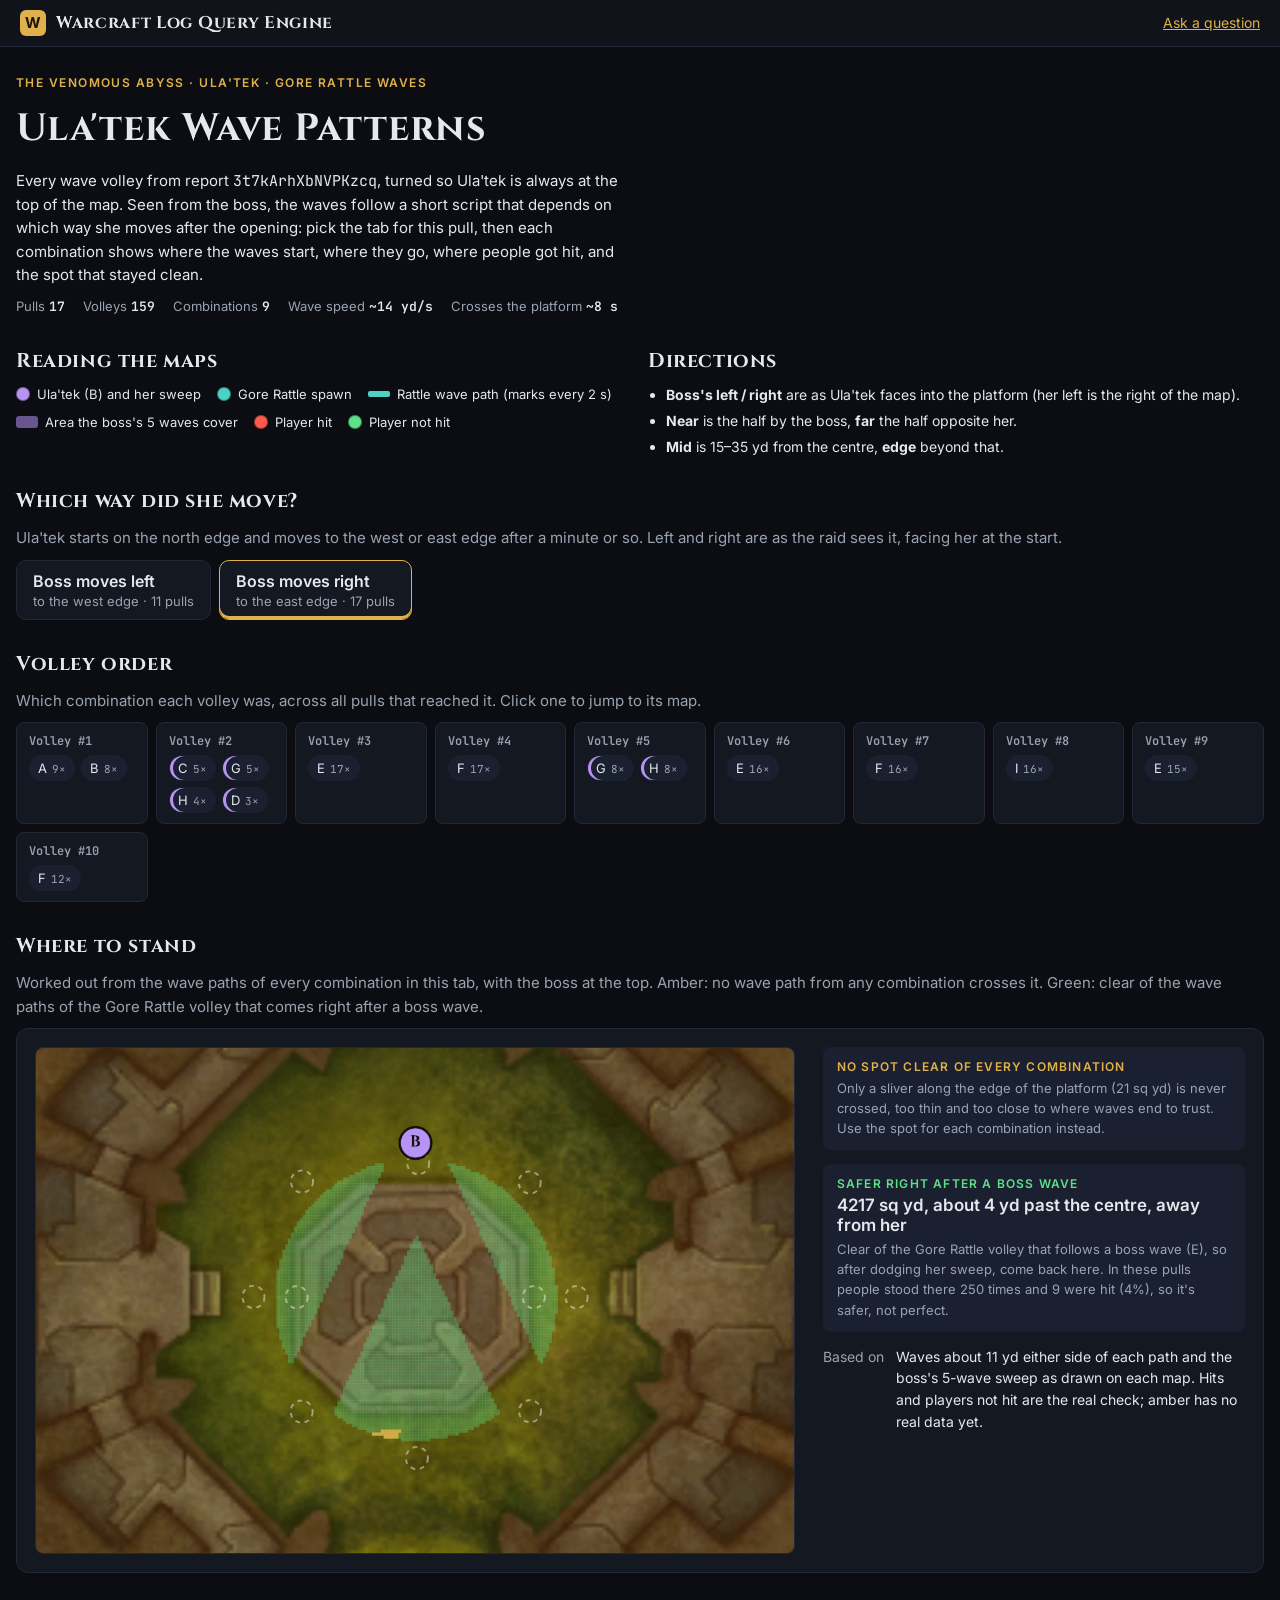
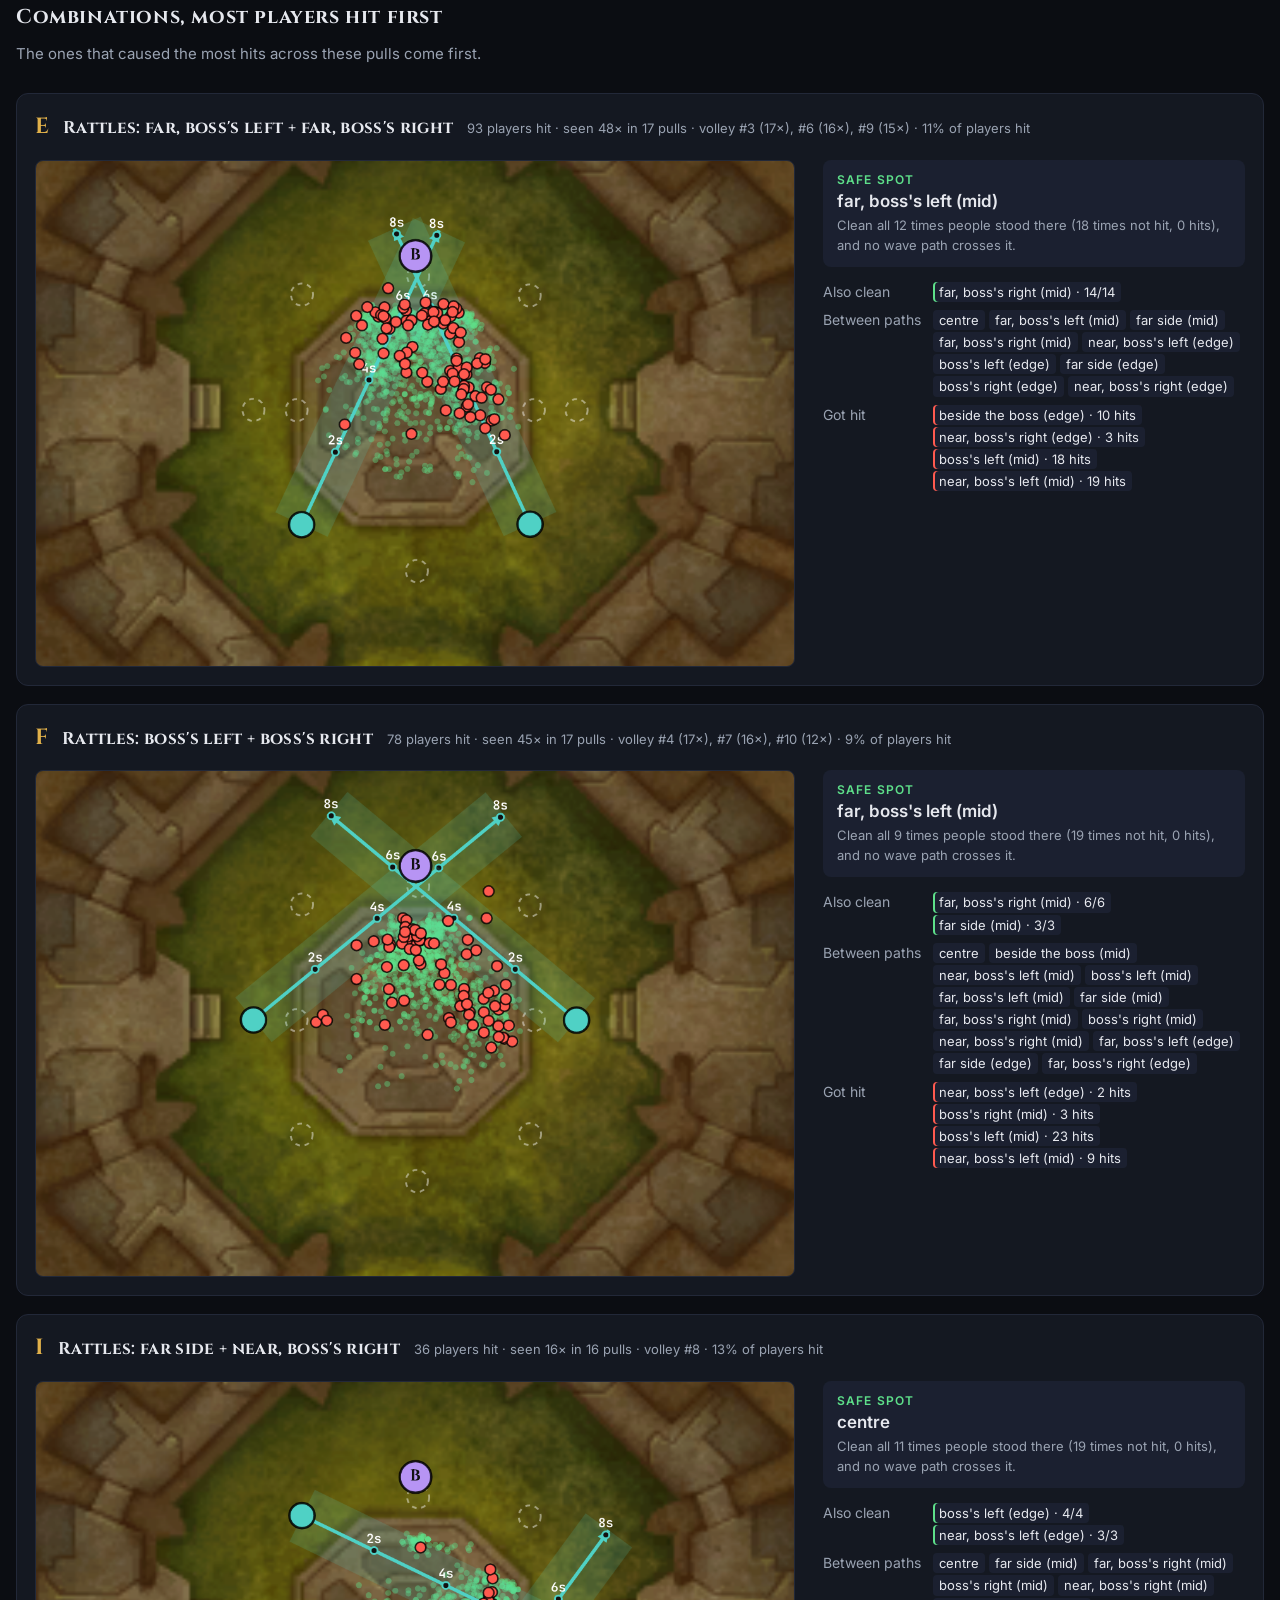
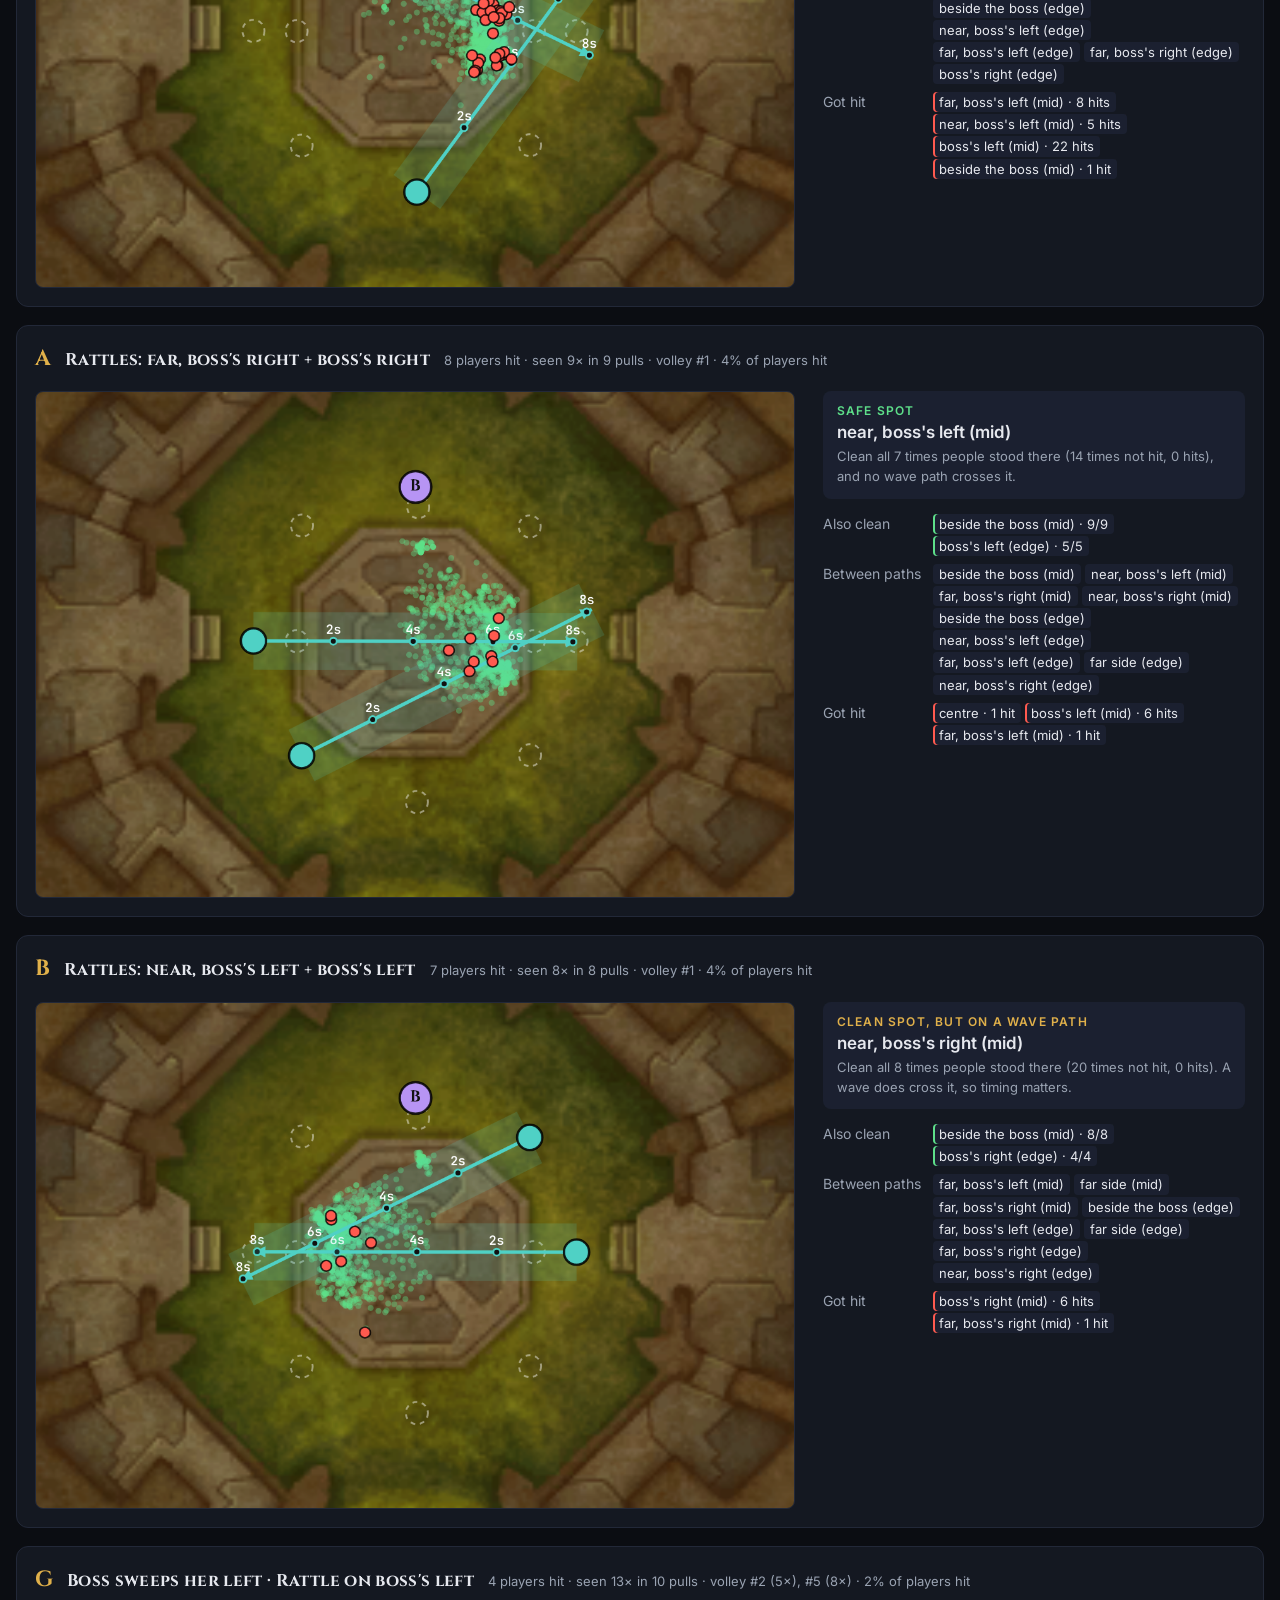
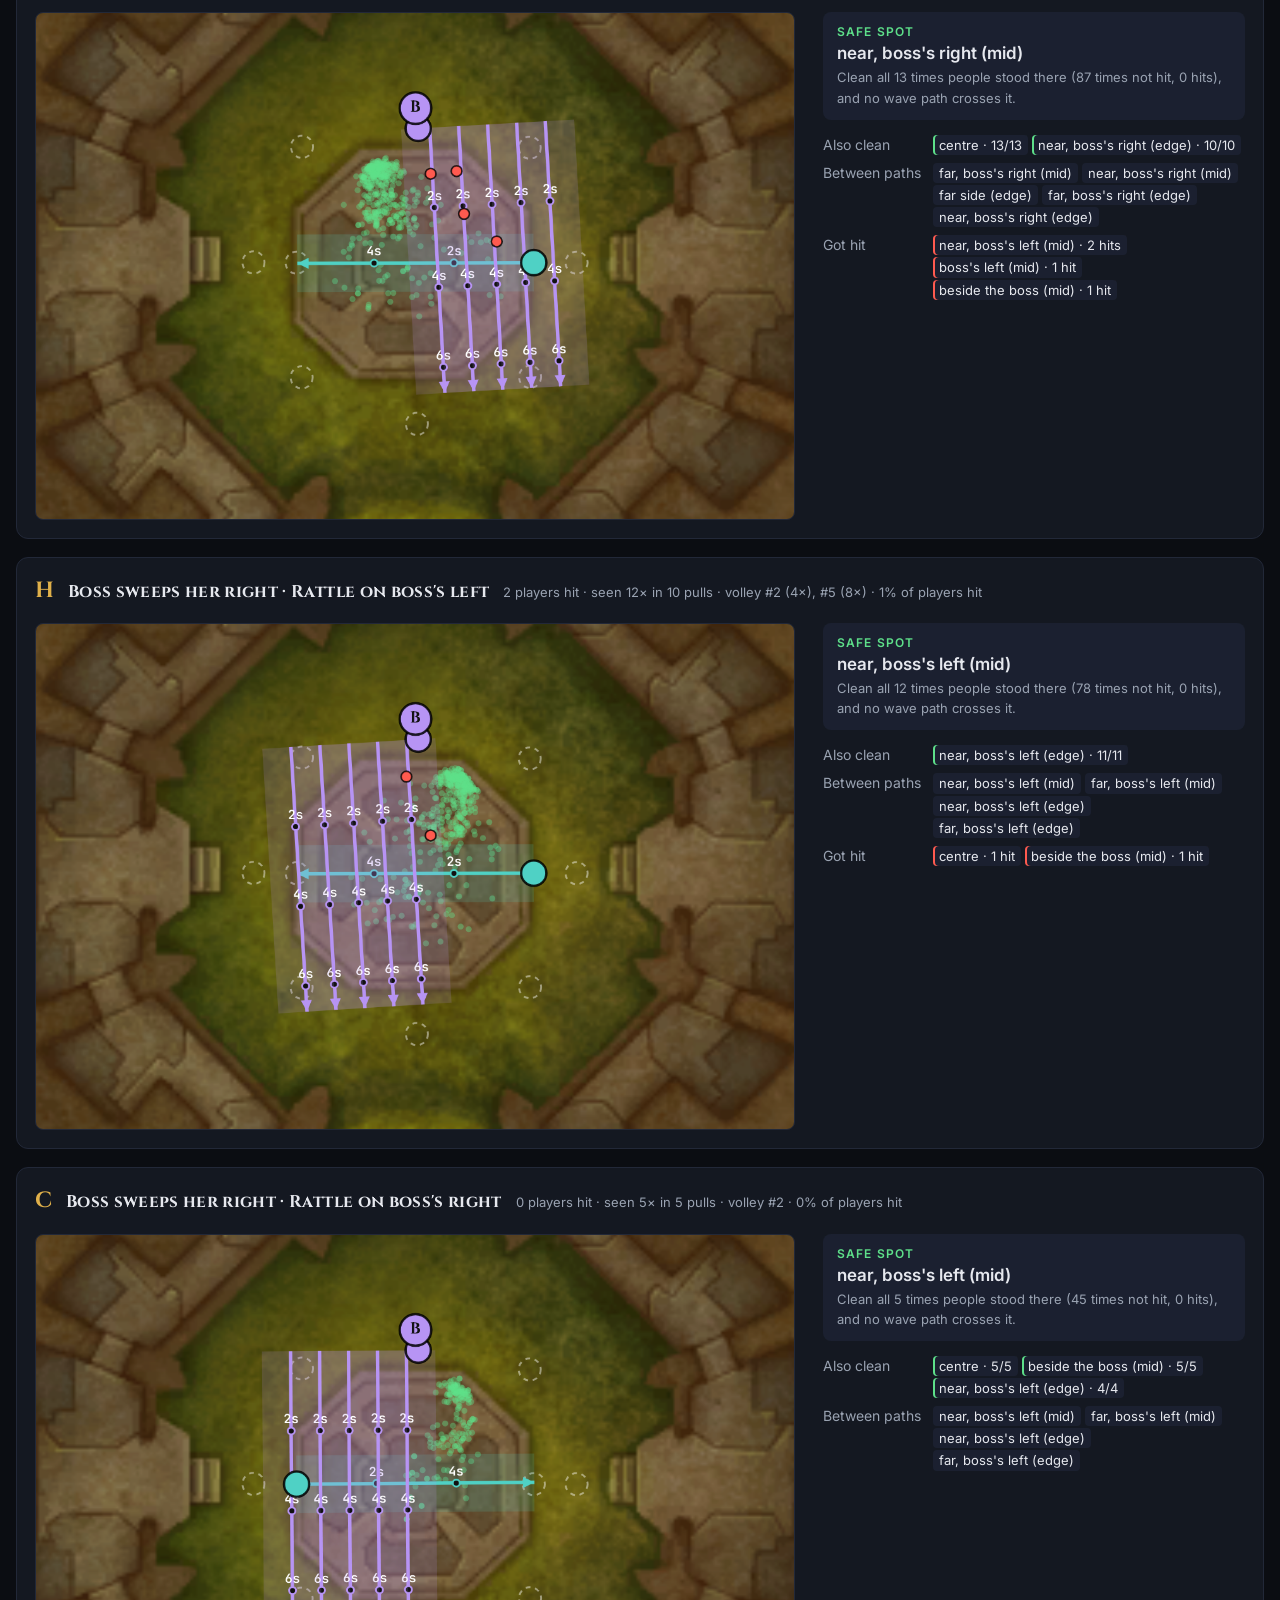
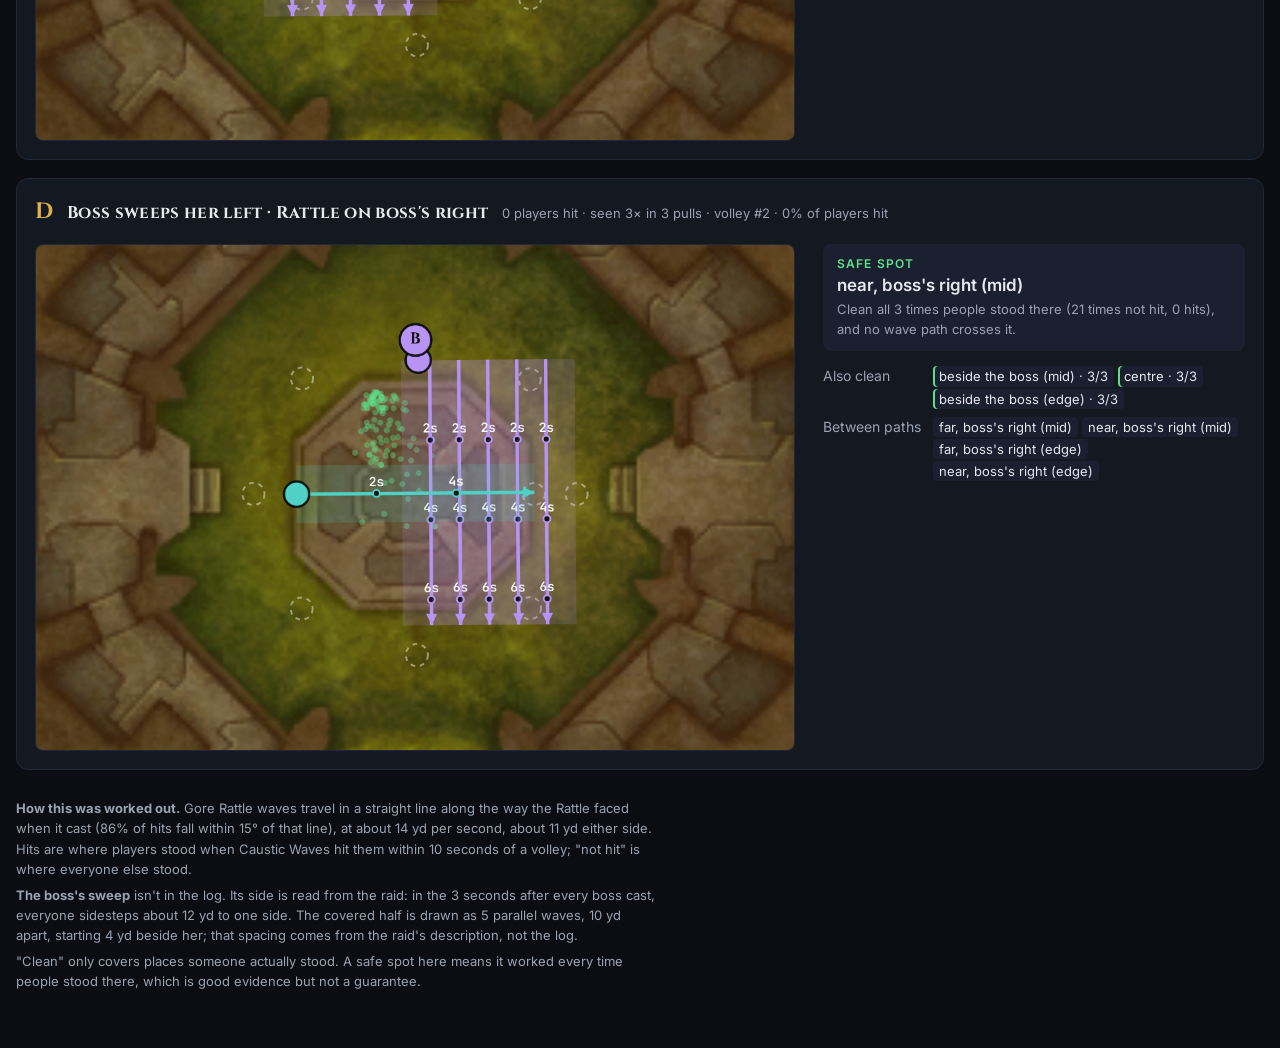
<file: web/guides/ula-tek-waves.html>
<!doctype html>
<html lang="en">
<head>
  <meta charset="utf-8">
  <meta name="viewport" content="width=device-width, initial-scale=1, viewport-fit=cover">
  <title>Ula'tek Wave Patterns · Warcraft Log Query Engine</title>
  <meta name="description" content="Every Gore Rattle and boss wave combination on Ula'tek, drawn relative to the boss with the safe spot for each.">
  <link rel="preconnect" href="https://fonts.googleapis.com">
  <link rel="preconnect" href="https://fonts.gstatic.com" crossorigin>
  <link href="https://fonts.googleapis.com/css2?family=Cinzel:wght@600;700&family=Inter:wght@400;600;700&family=JetBrains+Mono:wght@500&display=swap" rel="stylesheet">
  <style>
/* Layout: a raid reference sheet. Header with the fight's facts, the volley sequence as a strip,
   then one card per wave combination (map left, call-outs right), stacking on phones. */
:root {
  /* The site's own dark palette (see ../styles.css), plus colours for the map layers. */
  --bg: #0b0d12; --surface: #141821; --surface-2: #1b2030; --line: #222838; --panel: #10131a;
  --text: #e6e8ee; --muted: #9aa3b2; --accent: #e0b04a; --accent-text: #1a1407;
  --teal: #4fd1c5; --boss: #b794f4; --hit: #ff5a4f; --safe: #5ee08a; --chip: #1b2030;
  --font-display: "Cinzel", Georgia, serif;
  --font-body: "Inter", system-ui, sans-serif;
  --font-data: "JetBrains Mono", ui-monospace, Consolas, monospace;
  color-scheme: dark;
}

* { box-sizing: border-box; }
[hidden] { display: none !important; }
body { margin: 0; background: var(--bg); color: var(--text); font: 400 15px/1.55 var(--font-body); }
a { color: var(--accent); }
.topbar {
  position: sticky; top: 0; z-index: 10; display: flex; align-items: center; justify-content: space-between; gap: 12px;
  padding: 10px max(20px, env(safe-area-inset-right, 0px)) 10px max(20px, env(safe-area-inset-left, 0px));
  background: var(--panel); border-bottom: 1px solid var(--line);
}
.brand { display: flex; align-items: center; gap: 10px; min-width: 0; color: var(--text); text-decoration: none; }
.brand-mark { width: 26px; height: 26px; border-radius: 6px; flex: none; display: grid; place-items: center; background: var(--accent); color: var(--accent-text); font-weight: 700; }
.brand span:last-child { font: 700 17px/1.1 var(--font-display); letter-spacing: 0.04em; white-space: nowrap; overflow: hidden; text-overflow: ellipsis; }
.back { font-size: 14px; white-space: nowrap; }
main {
  padding-left: max(16px, env(safe-area-inset-left, 0px)); padding-right: max(16px, env(safe-area-inset-right, 0px));
  padding-block: 28px 56px;
}
@media (max-width: 640px) { .brand span:last-child { font-size: 14px; } }
.wrap { max-width: 1600px; margin: 0 auto; display: flex; flex-direction: column; gap: 28px; }
h1, h2, h3 { font-family: var(--font-display); text-wrap: balance; margin: 0; }
h1 { font-size: clamp(26px, 4vw, 38px); letter-spacing: 0.02em; }
h2 { font-size: 20px; letter-spacing: 0.03em; }
h3 { font-size: 17px; letter-spacing: 0.02em; }
p { margin: 0; }
.muted { color: var(--muted); }
.eyebrow { font: 600 12px var(--font-body); text-transform: uppercase; letter-spacing: 0.12em; color: var(--accent); }
.num { font-family: var(--font-data); font-variant-numeric: tabular-nums; }

.wrap > header { display: flex; flex-direction: column; gap: 10px; }
.wrap > header .lede { max-width: 68ch; color: var(--text); }
.facts { display: flex; flex-wrap: wrap; gap: 8px 18px; font-size: 13px; color: var(--muted); }
.facts b { color: var(--text); font-weight: 600; }

.howto { display: grid; grid-template-columns: repeat(auto-fit, minmax(260px, 1fr)); gap: 16px; }
.howto section { display: flex; flex-direction: column; gap: 8px; min-width: 0; }
.legend { display: flex; flex-wrap: wrap; gap: 8px 16px; font-size: 13px; }
.key { display: inline-flex; align-items: center; gap: 7px; }
.swatch { width: 14px; height: 14px; border-radius: 50%; flex: none; border: 1px solid rgba(0,0,0,.35); }
.swatch.lane { border-radius: 2px; height: 6px; width: 22px; border: 0; }
.swatch.band { border-radius: 3px; height: 12px; width: 22px; opacity: .55; border: 0; }
.howto ul { margin: 0; padding-left: 18px; display: flex; flex-direction: column; gap: 4px; font-size: 14px; }

.sequence { display: flex; flex-direction: column; gap: 10px; }
.strip { display: grid; grid-template-columns: repeat(auto-fit, minmax(118px, 1fr)); gap: 8px; }
.step { background: var(--surface); border: 1px solid var(--line); border-radius: 8px; padding: 10px 12px; display: flex; flex-direction: column; gap: 6px; min-width: 0; }
.step .n { font: 600 12px var(--font-data); color: var(--muted); }
.step .opts { display: flex; flex-wrap: wrap; gap: 6px; }
.chip {
  display: inline-flex; align-items: baseline; gap: 5px; padding: 2px 8px; border-radius: 999px;
  background: var(--chip); color: var(--text); font-size: 13px; text-decoration: none; border: 1px solid transparent;
}
.chip:hover, .chip:focus-visible { border-color: var(--accent); outline: none; }
.chip small { color: var(--muted); font-family: var(--font-data); font-size: 11px; }
.chip.boss { box-shadow: inset 3px 0 0 var(--boss); }

.cards { display: flex; flex-direction: column; gap: 18px; }
.card {
  display: grid; grid-template-columns: minmax(0, 1.8fr) minmax(300px, 1fr); gap: 18px 28px;
  background: var(--surface); border: 1px solid var(--line); border-radius: 12px; padding: 18px;
  scroll-margin-top: 16px;
}
@media (max-width: 900px) { .card { grid-template-columns: minmax(0, 1fr); } }
.tabs { display: flex; flex-wrap: wrap; gap: 8px; }
.tab {
  display: flex; flex-direction: column; gap: 2px; padding: 10px 16px; min-width: 0;
  background: var(--surface); color: var(--text); border: 1px solid var(--line); border-radius: 10px;
  font: 600 16px var(--font-body); text-align: left; cursor: pointer;
}
.tab small { font: 400 13px var(--font-body); color: var(--muted); }
.tab:hover, .tab:focus-visible { border-color: var(--accent); outline: none; }
.tab[aria-selected="true"] { border-color: var(--accent); box-shadow: inset 0 -3px 0 var(--accent); }
.pick { display: flex; flex-direction: column; gap: 10px; }
.card .head { grid-column: 1 / -1; display: flex; flex-wrap: wrap; align-items: baseline; gap: 6px 14px; }
.card .letter { font: 700 22px var(--font-display); color: var(--accent); }
.card .meta { font-size: 13px; color: var(--muted); }
.map { width: 100%; height: auto; border-radius: 8px; border: 1px solid var(--line); background: var(--surface-2); display: block; }
.calls { display: flex; flex-direction: column; gap: 14px; min-width: 0; }
.verdict { border-radius: 8px; padding: 12px 14px; background: var(--surface-2); display: flex; flex-direction: column; gap: 4px; }
.verdict .label { font: 600 12px var(--font-body); text-transform: uppercase; letter-spacing: 0.1em; }
.verdict.good .label { color: var(--safe); }
.verdict.weak .label { color: var(--accent); }
.verdict .spot { font: 600 17px var(--font-body); }
.verdict .why { font-size: 13px; color: var(--muted); }
.calls dl { margin: 0; display: grid; grid-template-columns: max-content minmax(0, 1fr); gap: 6px 12px; font-size: 14px; }
.calls dt { color: var(--muted); }
.calls dd { margin: 0; min-width: 0; }
.tag { display: inline-block; padding: 0 6px; margin: 1px 4px 1px 0; border-radius: 4px; background: var(--chip); font-size: 13px; }
.tag.hit { box-shadow: inset 2px 0 0 var(--hit); }
.tag.ok { box-shadow: inset 2px 0 0 var(--safe); }
footer { font-size: 13px; color: var(--muted); display: flex; flex-direction: column; gap: 6px; max-width: 80ch; }
@media (prefers-reduced-motion: no-preference) { .card:target { animation: flash 1.2s ease-out; } }
@keyframes flash { from { box-shadow: 0 0 0 3px var(--accent); } to { box-shadow: 0 0 0 0 transparent; } }
</style>
</head>
<body>
<header class="topbar">
  <a class="brand" href="../"><span class="brand-mark" aria-hidden="true">W</span><span>Warcraft Log Query Engine</span></a>
  <a class="back" href="../">Ask a question</a>
</header>
<main>
<div class="wrap">
  <header>
    <span class="eyebrow">The Venomous Abyss · Ula'tek · Gore Rattle waves</span>
    <h1>Ula'tek Wave Patterns</h1>
    <p class="lede">Every wave volley from report <span class="num">3t7kArhXbNVPKzcq</span>, turned so Ula'tek is always at the top of the map. Seen from the boss, the waves follow a short script that depends on which way she moves after the opening: pick the tab for this pull, then each combination shows where the waves start, where they go, where people got hit, and the spot that stayed clean.</p>
    <div class="facts" id="facts"></div>
  </header>

  <div class="howto">
    <section>
      <h2>Reading the maps</h2>
      <div class="legend" id="legend"></div>
    </section>
    <section>
      <h2>Directions</h2>
      <ul>
        <li><b>Boss's left / right</b> are as Ula'tek faces into the platform (her left is the right of the map).</li>
        <li><b>Near</b> is the half by the boss, <b>far</b> the half opposite her.</li>
        <li><b>Mid</b> is 15–35 yd from the centre, <b>edge</b> beyond that.</li>
      </ul>
    </section>
  </div>

  <section class="pick">
    <h2>Which way did she move?</h2>
    <p class="muted">Ula'tek starts on the north edge and moves to the west or east edge after a minute or so. Left and right are as the raid sees it, facing her at the start.</p>
    <div class="tabs" role="tablist" id="tabs"></div>
  </section>

  <section class="sequence">
    <h2>Volley order</h2>
    <p class="muted">Which combination each volley was, across all pulls that reached it. Click one to jump to its map.</p>
    <div class="strip" id="strip"></div>
  </section>

  <section class="sequence">
    <h2>Where to stand</h2>
    <p class="muted">Worked out from the wave paths of every combination in this tab, with the boss at the top. Amber: no wave path from any combination crosses it. Green: clear of the wave paths of the Gore Rattle volley that comes right after a boss wave.</p>
    <article class="card" id="stand"></article>
  </section>

  <section class="sequence">
    <h2>Combinations, most players hit first</h2>
    <p class="muted">The ones that caused the most hits across these pulls come first.</p>
  </section>
  <section class="cards" id="cards"></section>

  <footer>
    <p><b>How this was worked out.</b> Gore Rattle waves travel in a straight line along the way the Rattle faced when it cast (86% of hits fall within 15° of that line), at about 14 yd per second, about 11 yd either side. Hits are where players stood when Caustic Waves hit them within 10 seconds of a volley; "not hit" is where everyone else stood.</p>
    <p><b>The boss's sweep</b> isn't in the log. Its side is read from the raid: in the 3 seconds after every boss cast, everyone sidesteps about 12 yd to one side. The covered half is drawn as 5 parallel waves, 10 yd apart, starting 4 yd beside her; that spacing comes from the raid's description, not the log.</p>
    <p>"Clean" only covers places someone actually stood. A safe spot here means it worked every time people stood there, which is good evidence but not a guarantee.</p>
  </footer>
</div>
</main>

<script src="ula-tek-waves.data.js"></script>
<script>
// Exported once from the report (see README: Guides); the fight doesn't change between weeks.
// Two scripts: one for pulls where she moved left (west), one for right (east).
const SIDES = [
  { key: "left", label: "Boss moves left", where: "to the west edge" },
  { key: "right", label: "Boss moves right", where: "to the east edge" },
];
let DATA, spots, centre;
const MAP_IMAGE = "../maps/2610.png";
// The map image spans 1162.5 yd across (UiMapAssignment bounds for map 2610), for measuring areas in yards.
const MAP_YARDS_WIDE = 1162.5;

const css = (name) => getComputedStyle(document.documentElement).getPropertyValue(name).trim();
const el = (tag, cls, text) => { const n = document.createElement(tag); if (cls) n.className = cls; if (text != null) n.textContent = text; return n; };

// ---- Directions from the boss's point of view (maps have the boss at the top) ----
const COMPASS = {
  "north": "beside the boss", "north-east": "near, boss's left", "east": "boss's left", "south-east": "far, boss's left",
  "south": "far side", "south-west": "far, boss's right", "west": "boss's right", "north-west": "near, boss's right",
};
function zoneName(z) {
  z = z.trim();
  if (z === "centre") return "centre";
  const m = z.match(/^([a-z-]+?)(, mid| edge)$/);
  if (!m) return z;
  return `${COMPASS[m[1]] || m[1]} (${m[2] === " edge" ? "edge" : "mid"})`;
}
const bearingName = (deg) => ["beside the boss", "near, boss's left", "boss's left", "far, boss's left", "far side", "far, boss's right", "boss's right", "near, boss's right"][Math.round(deg / 45) % 8];

// ---- Parse each pattern's notes ----
function parse(panel) {
  const lines = (panel.notes || "").split("\n").map((l) => l.trim());
  const get = (prefix) => (lines.find((l) => l.startsWith(prefix)) || "").slice(prefix.length).trim();
  const head = lines[0] || "";
  const seen = head.match(/seen (\d+)× in (\d+) pulls/);
  const volleys = [...(head.match(/volley number (.*)$/)?.[1] || "").matchAll(/#(\d+) ×(\d+)/g)].map((m) => ({ n: +m[1], count: +m[2] }));
  const between = get("between the lanes").replace(/^\([^)]*\):\s*/, "");
  const outcome = get("outcome:");
  const hits = +(outcome.match(/^(\d+) hits/)?.[1] || 0);
  const listOf = (s) => s && s !== "nowhere" && !s.startsWith("none") ? s.split(/;\s*/) : [];
  const safe = listOf(get("safe-looking areas:")).map((s) => {
    const m = s.match(/^(.*?) \(players there in (\d+) of (\d+), clean (\d+)×, (\d+) hits \/ (\d+) not hit\)/);
    return m ? { zone: m[1], present: +m[2], of: +m[3], clean: +m[4], hits: +m[5], notHit: +m[6] } : null;
  }).filter(Boolean);
  const risky = listOf(get("most-hit areas:")).map((s) => {
    const m = s.match(/^(.*?) \((\d+) hits \/ (\d+) not hit\)/);
    return m ? { zone: m[1], hits: +m[2], notHit: +m[3] } : null;
  }).filter(Boolean);
  const gaps = between ? splitZones(between) : [];
  const rate = outcome.match(/\((\d+)% hit\)/)?.[1];
  return { seen: seen ? { times: +seen[1], pulls: +seen[2] } : null, volleys, gaps, safe, risky, rate: rate ? +rate : null, hits };
}
// "south-west, mid, north-west, mid, south edge" -> ["south-west, mid", "north-west, mid", "south edge"]
function splitZones(s) {
  const parts = s.split(", "), out = [];
  for (let i = 0; i < parts.length; i++) {
    if (parts[i + 1] === "mid") { out.push(parts[i] + ", mid"); i++; } else out.push(parts[i]);
  }
  return out;
}

// ---- Who fired: names for each combination ----
const bearingOf = (p) => (Math.atan2(p.u - centre.u, -(p.v - centre.v)) * 180 / Math.PI + 360) % 360;
function describe(panel) {
  const fired = panel.points.filter((p) => p.label && p.label !== "B");
  const boss = fired.find((p) => /Ula'tek/.test(p.group));
  const rattles = fired.filter((p) => !/Ula'tek/.test(p.group)).map((p) => bearingName(bearingOf(p)));
  if (boss) {
    const side = boss.group.match(/waves on its (left|right)/)?.[1];
    return { boss: true, title: side ? `Boss sweeps her ${side} · Rattle on ${rattles.join(" + ")}` : `Boss sweep (side unclear) · Rattle on ${rattles.join(" + ")}` };
  }
  return { boss: false, title: `Rattles: ${rattles.join(" + ")}` };
}

// ---- Map drawing ----
const img = new Image();
img.src = MAP_IMAGE;
const ready = new Promise((r) => { img.onload = r; img.onerror = r; });

function drawPanel(canvas, panel) {
  const [u0, v0, u1, v1] = DATA.crop;
  const W = DATA.map.width, H = DATA.map.height;
  const width = 1200, height = Math.round(width * ((v1 - v0) * H) / ((u1 - u0) * W));
  const ratio = Math.min(2, window.devicePixelRatio || 1);
  canvas.width = width * ratio; canvas.height = height * ratio;
  const ctx = canvas.getContext("2d");
  ctx.setTransform(ratio, 0, 0, ratio, 0, 0);
  ctx.imageSmoothingQuality = "high";
  ctx.fillStyle = css("--surface-2"); ctx.fillRect(0, 0, width, height);
  if (img.naturalWidth) ctx.drawImage(img, u0 * W, v0 * H, (u1 - u0) * W, (v1 - v0) * H, 0, 0, width, height);
  ctx.fillStyle = "rgba(0,0,0,0.28)"; ctx.fillRect(0, 0, width, height);
  const X = (u) => ((u - u0) / (u1 - u0)) * width, Y = (v) => ((v - v0) / (v1 - v0)) * height;
  const s = width / 480;
  const colors = { hit: css("--hit"), safe: css("--safe"), teal: css("--teal"), boss: css("--boss"), accent: css("--accent") };
  const colorFor = (g) => /Ula'tek/.test(g || "") ? colors.boss : colors.teal;

  // "Where to stand" map: one-yard cells, the volley-after-a-boss-wave area under the always-clear one.
  for (const area of panel.areas || []) {
    const cw = (area.du / (u1 - u0)) * width, ch = (area.dv / (v1 - v0)) * height;
    ctx.fillStyle = area.kind === "all" ? colors.accent : colors.safe;
    ctx.globalAlpha = area.kind === "all" ? 0.85 : 0.3;
    for (const [u, v] of area.cells) ctx.fillRect(X(u) - cw / 2, Y(v) - ch / 2, cw + 0.5, ch + 0.5);
    ctx.globalAlpha = 1;
  }

  // Unused spawn spots, faint.
  const used = new Set(panel.points.filter((p) => p.label).map((p) => p.label));
  for (const sp of spots) {
    if (used.has(sp.label)) continue;
    ctx.strokeStyle = "rgba(255,255,255,0.45)"; ctx.lineWidth = 1.2 * s; ctx.setLineDash([3 * s, 3 * s]);
    ctx.beginPath(); ctx.arc(X(sp.u), Y(sp.v), 7 * s, 0, Math.PI * 2); ctx.stroke(); ctx.setLineDash([]);
  }
  // Players: not hit (green), hit (red).
  for (const p of panel.points) {
    if (p.group !== "Not hit") continue;
    ctx.globalAlpha = 0.4; ctx.fillStyle = colors.safe;
    ctx.beginPath(); ctx.arc(X(p.u), Y(p.v), 1.9 * s, 0, Math.PI * 2); ctx.fill();
  }
  ctx.globalAlpha = 1;
  // Wave lanes: band, arrow, 2s marks.
  for (const lane of panel.lanes || []) {
    const c = colorFor(lane.group);
    const [sx, sy, ex, ey] = [X(lane.start[0]), Y(lane.start[1]), X(lane.end[0]), Y(lane.end[1])];
    if (lane.band) {
      ctx.beginPath(); lane.band.forEach(([u, v], i) => i ? ctx.lineTo(X(u), Y(v)) : ctx.moveTo(X(u), Y(v))); ctx.closePath();
      ctx.fillStyle = c; ctx.globalAlpha = 0.16; ctx.fill(); ctx.globalAlpha = 1;
    }
    ctx.strokeStyle = c; ctx.fillStyle = c; ctx.lineWidth = 2.2 * s;
    ctx.beginPath(); ctx.moveTo(sx, sy); ctx.lineTo(ex, ey); ctx.stroke();
    const a = Math.atan2(ey - sy, ex - sx), h = 8 * s;
    ctx.beginPath(); ctx.moveTo(ex, ey); ctx.lineTo(ex - h * Math.cos(a - 0.45), ey - h * Math.sin(a - 0.45)); ctx.lineTo(ex - h * Math.cos(a + 0.45), ey - h * Math.sin(a + 0.45)); ctx.closePath(); ctx.fill();
    ctx.font = `600 ${8 * s}px "JetBrains Mono", monospace`; ctx.textAlign = "center"; ctx.textBaseline = "bottom";
    for (const t of lane.ticks || []) {
      ctx.fillStyle = "#111"; ctx.beginPath(); ctx.arc(X(t.u), Y(t.v), 2.2 * s, 0, Math.PI * 2); ctx.fill();
      ctx.strokeStyle = c; ctx.lineWidth = 1.2 * s; ctx.stroke();
      ctx.fillStyle = "#fff"; ctx.fillText(t.label, X(t.u), Y(t.v) - 3 * s);
    }
  }
  for (const p of panel.points) {
    if (p.group !== "Hit") continue;
    ctx.fillStyle = colors.hit; ctx.strokeStyle = "rgba(0,0,0,.8)"; ctx.lineWidth = 1 * s;
    ctx.beginPath(); ctx.arc(X(p.u), Y(p.v), 3.4 * s, 0, Math.PI * 2); ctx.fill(); ctx.stroke();
  }
  // Spawn markers and the boss.
  for (const p of panel.points) {
    if (!p.label) continue;
    const isBossMark = p.label === "B";
    const c = isBossMark || /Ula'tek/.test(p.group) ? colors.boss : colors.teal;
    const x = X(p.u), y = Y(p.v);
    ctx.fillStyle = c; ctx.strokeStyle = "rgba(0,0,0,.85)"; ctx.lineWidth = 1.5 * s;
    ctx.beginPath(); ctx.arc(x, y, (isBossMark ? 10 : 8) * s, 0, Math.PI * 2); ctx.fill(); ctx.stroke();
    if (isBossMark) {
      ctx.fillStyle = "#111"; ctx.font = `700 ${10 * s}px "Cinzel", serif`; ctx.textAlign = "center"; ctx.textBaseline = "middle";
      ctx.fillText("B", x, y + 0.5);
    }
  }
}

// ---- Page ----
const facts = document.getElementById("facts");
const legend = document.getElementById("legend");
const strip = document.getElementById("strip");
const cards = document.getElementById("cards");
const tabs = document.getElementById("tabs");
let canvases = [];

for (const [cls, color, text] of [
  ["", "--boss", "Ula'tek (B) and her sweep"], ["", "--teal", "Gore Rattle spawn"], ["lane", "--teal", "Rattle wave path (marks every 2 s)"],
  ["band", "--boss", "Area the boss's 5 waves cover"], ["", "--hit", "Player hit"], ["", "--safe", "Player not hit"],
]) {
  const k = el("span", "key"); const sw = el("span", "swatch " + cls); sw.dataset.color = color; k.append(sw, el("span", null, text)); legend.append(k);
}
function paintLegend() { for (const sw of legend.querySelectorAll(".swatch")) sw.style.background = css(sw.dataset.color); }

for (const side of SIDES) {
  const b = el("button", "tab"); b.type = "button"; b.id = "tab-" + side.key;
  b.setAttribute("role", "tab");
  b.append(el("span", null, side.label), el("small", null, `${side.where} · ${window.WAVE_DATA[side.key].pulls.length} pulls`));
  b.onclick = () => { history.replaceState(null, "", "#" + side.key); render(side.key); };
  tabs.append(b);
}

function render(key) {
DATA = window.WAVE_DATA[key];
spots = DATA.spots;
centre = { u: spots.reduce((a, s) => a + s.u, 0) / spots.length, v: spots.reduce((a, s) => a + s.v, 0) / spots.length };
for (const b of tabs.children) b.setAttribute("aria-selected", String(b.id === "tab-" + key));
facts.replaceChildren(); strip.replaceChildren(); cards.replaceChildren(); canvases = [];

const panels = DATA.panels.map((p, i) => ({ panel: p, id: `combo-${String.fromCharCode(97 + i)}`, letter: String.fromCharCode(65 + i), info: parse(p), name: describe(p) }))
  .filter((x) => (x.info.seen?.times || 0) >= 3); // one-offs aren't a pattern

const totalVolleys = DATA.panels.reduce((a, p) => a + (parse(p).seen?.times || 0), 0);
for (const [k, v] of [["Pulls", String(DATA.pulls.length)], ["Volleys", String(totalVolleys)], ["Combinations", String(panels.length)], ["Wave speed", "~14 yd/s"], ["Crosses the platform", "~8 s"]]) {
  const span = el("span"); span.append(el("span", null, k + " "), el("b", "num", v)); facts.append(span);
}


// Volley strip: for each volley number, the combinations it was.
const byVolley = new Map();
for (const x of panels) for (const v of x.info.volleys) {
  if (!byVolley.has(v.n)) byVolley.set(v.n, []);
  byVolley.get(v.n).push({ x, count: v.count });
}
for (const n of [...byVolley.keys()].sort((a, b) => a - b)) {
  const step = el("div", "step"); step.append(el("span", "n", `Volley #${n}`));
  const opts = el("div", "opts");
  for (const { x, count } of byVolley.get(n).sort((a, b) => b.count - a.count)) {
    const a = el("a", "chip" + (x.name.boss ? " boss" : "")); a.href = "#" + x.id;
    a.append(el("span", null, x.letter), el("small", null, `${count}×`));
    a.title = x.name.title;
    opts.append(a);
  }
  step.append(opts); strip.append(step);
}

// Worst first: the combinations that hit the most players across these pulls.
for (const x of [...panels].sort((a, b) => b.info.hits - a.info.hits || b.info.seen.times - a.info.seen.times)) {
  const { info } = x;
  const card = el("article", "card"); card.id = x.id;
  const head = el("div", "head");
  head.append(el("span", "letter", x.letter), el("h3", null, x.name.title));
  const vols = info.volleys.map((v) => `#${v.n}${info.volleys.length > 1 ? ` (${v.count}×)` : ""}`).join(", ");
  head.append(el("span", "meta", `${info.hits} players hit · seen ${info.seen.times}× in ${info.seen.pulls} pulls · volley ${vols}${info.rate != null ? ` · ${info.rate}% of players hit` : ""}`));
  card.append(head);

  const canvas = el("canvas", "map"); canvas.setAttribute("role", "img");
  canvas.setAttribute("aria-label", `Map of combination ${x.letter}: ${x.name.title}`);
  card.append(canvas); canvases.push({ canvas, panel: x.panel });

  const calls = el("div", "calls");
  // Safe spot: an area between the wave paths where players stood across occurrences without hits.
  const inGap = (z) => info.gaps.includes(z);
  const best = info.safe.find((s) => inGap(s.zone) && s.hits === 0 && s.present >= 3) || info.safe.find((s) => s.hits === 0 && s.present >= 3);
  const v = el("div", "verdict " + (best && inGap(best.zone) ? "good" : "weak"));
  if (best) {
    v.append(el("span", "label", inGap(best.zone) ? "Safe spot" : "Clean spot, but on a wave path"),
      el("span", "spot", zoneName(best.zone)),
      el("span", "why", `Clean all ${best.clean} times people stood there (${best.notHit} times not hit, 0 hits)${inGap(best.zone) ? ", and no wave path crosses it." : ". A wave does cross it, so timing matters."}`));
  } else {
    v.append(el("span", "label", "No proven spot"), el("span", "why", "Not enough clean data for this combination."));
  }
  calls.append(v);

  const dl = el("dl");
  const add = (term, nodes) => { if (!nodes.length) return; const dd = el("dd"); dd.append(...nodes); dl.append(el("dt", null, term), dd); };
  add("Also clean", info.safe.filter((s) => s !== best && s.hits === 0 && s.present >= 3)
    .map((s) => el("span", "tag ok", `${zoneName(s.zone)} · ${s.clean}/${s.present}`)));
  add("Between paths", info.gaps.map((z) => el("span", "tag", zoneName(z))));
  add("Got hit", info.risky.filter((r) => r.hits > 0).map((r) => el("span", "tag hit", `${zoneName(r.zone)} · ${r.hits} hit${r.hits === 1 ? "" : "s"}`)));
  calls.append(dl);
  card.append(calls);
  cards.append(card);
}

renderStand(panels);
drawAll();
}

// Areas no wave path crosses: every combination in the tab, and the volley right after each boss wave.
function standAreas(panels) {
  const W = DATA.map.width, H = DATA.map.height, yd = W / MAP_YARDS_WIDE;
  const px = (u, v) => [u * W, v * H];
  const ring = spots.map((sp) => px(sp.u, sp.v));
  const c = [ring.reduce((a, q) => a + q[0], 0) / ring.length, ring.reduce((a, q) => a + q[1], 0) / ring.length];
  const radius = Math.max(...ring.map((q) => Math.hypot(q[0] - c[0], q[1] - c[1]))) / yd - 8; // stay off the outer rim
  const bandsOf = (list) => list.flatMap((x) => (x.panel.lanes || []).filter((l) => l.band).map((l) => l.band.map(([u, v]) => px(u, v))));
  const inPoly = (q, poly) => { let inside = false; for (let i = 0, j = poly.length - 1; i < poly.length; j = i++) { const [xi, yi] = poly[i], [xj, yj] = poly[j]; if ((yi > q[1]) !== (yj > q[1]) && q[0] < (xj - xi) * (q[1] - yi) / (yj - yi) + xi) inside = !inside; } return inside; };
  const bossVolleys = new Set(panels.filter((x) => x.name.boss).flatMap((x) => x.info.volleys.map((v) => v.n)));
  const after = panels.filter((x) => !x.name.boss && x.info.volleys.some((v) => bossVolleys.has(v.n - 1)));
  const allBands = bandsOf(panels), afterBands = bandsOf(after);
  const allSafe = [], afterSafe = [];
  for (let y = -radius; y <= radius; y++) for (let x = -radius; x <= radius; x++) {
    if (Math.hypot(x, y) > radius) continue;
    const q = [c[0] + x * yd, c[1] + y * yd], cell = [q[0] / W, q[1] / H, x, y];
    if (!afterBands.some((b) => inPoly(q, b))) afterSafe.push(cell);
    if (!allBands.some((b) => inPoly(q, b))) allSafe.push(cell);
  }
  // Real outcomes within 3 yd of the always-clear area, across every combination.
  let hits = 0, clean = 0;
  for (const x of panels) for (const pt of x.panel.points) {
    if (pt.group !== "Hit" && pt.group !== "Not hit") continue;
    const [qx, qy] = px(pt.u, pt.v);
    if (!allSafe.some(([u, v]) => Math.hypot(u * W - qx, v * H - qy) <= 3 * yd)) continue;
    if (pt.group === "Hit") hits++; else clean++;
  }
  // Real check of the green area: hits and players not hit there, in the volleys right after a boss wave.
  let afterHits = 0, afterClean = 0;
  for (const x of after) for (const pt of x.panel.points) {
    if (pt.group !== "Hit" && pt.group !== "Not hit") continue;
    const q = px(pt.u, pt.v);
    if (Math.hypot(q[0] - c[0], q[1] - c[1]) / yd > radius || afterBands.some((b) => inPoly(q, b))) continue;
    if (pt.group === "Hit") afterHits++; else afterClean++;
  }
  return { allSafe, afterSafe, after, du: yd / W, dv: yd / H, hits, clean, radius, patches: patches(allSafe), afterHits, afterClean };
}

// Separate patches of one-yard cells (touching sides), biggest first, each with how far its middle is from the centre.
function patches(cells) {
  const key = (x, y) => x + "," + y, left = new Map(cells.map((q) => [key(q[2], q[3]), q])), out = [];
  for (const start of cells) {
    if (!left.has(key(start[2], start[3]))) continue;
    const group = [], queue = [start]; left.delete(key(start[2], start[3]));
    while (queue.length) {
      const q = queue.pop(); group.push(q);
      for (const [dx, dy] of [[1, 0], [-1, 0], [0, 1], [0, -1]]) {
        const k = key(q[2] + dx, q[3] + dy);
        if (left.has(k)) { queue.push(left.get(k)); left.delete(k); }
      }
    }
    const x = group.reduce((a, q) => a + q[2], 0) / group.length, y = group.reduce((a, q) => a + q[3], 0) / group.length;
    out.push({ cells: group, fromCentre: Math.hypot(x, y) });
  }
  return out.sort((a, b) => b.cells.length - a.cells.length);
}

// "About 26 yd past the centre (away from her), 10 yd toward her left": cells are in yards, x to her left, y away.
function whereIs(cells) {
  if (!cells.length) return "";
  const x = cells.reduce((a, q) => a + q[2], 0) / cells.length, y = cells.reduce((a, q) => a + q[3], 0) / cells.length;
  const along = Math.abs(y) < 3 ? "at the centre" : `about ${Math.round(Math.abs(y))} yd ${y > 0 ? "past the centre, away from her" : "from the centre toward her"}`;
  const side = Math.abs(x) < 3 ? "" : `, ${Math.round(Math.abs(x))} yd toward her ${x > 0 ? "left" : "right"}`;
  return along + side;
}

function renderStand(panels) {
  const stand = document.getElementById("stand");
  stand.replaceChildren();
  const a = standAreas(panels);
  const mark = panels[0]?.panel.points.find((p) => p.label === "B");
  const panel = {
    points: mark ? [mark] : [],
    areas: [{ kind: "after", cells: a.afterSafe, du: a.du, dv: a.dv }, { kind: "all", cells: a.allSafe, du: a.du, dv: a.dv }],
  };
  const canvas = el("canvas", "map"); canvas.setAttribute("role", "img");
  canvas.setAttribute("aria-label", "Map of the areas no wave path crosses");
  stand.append(canvas); canvases.push({ canvas, panel });

  const calls = el("div", "calls");
  const all = el("div", "verdict weak");
  // A usable spot is a patch at least ~5 x 5 yd that isn't hugging the rim.
  const usable = a.patches.filter((q) => q.cells.length >= 25 && q.fromCentre <= a.radius - 6);
  all.append(el("span", "label", usable.length ? "Never crossed · untested" : "No spot clear of every combination"));
  if (!usable.length && a.allSafe.length) {
    all.append(el("span", "why", `Only ${a.patches.length === 1 ? "a sliver" : `${a.patches.length} slivers`} along the edge of the platform (${a.patches.slice(0, 3).map((q) => `${q.cells.length} sq yd`).join(", ")}) ${a.patches.length === 1 ? "is" : "are"} never crossed, too thin and too close to where waves end to trust. Use the spot for each combination instead.`));
  } else if (usable.length) {
    all.append(el("span", "spot", usable.slice(0, 2).map((q) => `${q.cells.length} sq yd, ${whereIs(q.cells)}`).join("; ")),
      el("span", "why", `No wave path from any of the ${panels.length} combinations crosses it. ` +
        (a.hits + a.clean === 0 ? "Nobody stood there in these pulls, so it's only what the wave paths predict: worth testing with one ranged player first."
          : `People stood near it ${a.hits + a.clean} times: ${a.hits} hit.`)));
  } else all.append(el("span", "why", "Every point is crossed by at least one combination's waves."));
  const after = el("div", "verdict good");
  const afterRate = a.afterHits + a.afterClean ? Math.round(100 * a.afterHits / (a.afterHits + a.afterClean)) : null;
  after.append(el("span", "label", "Safer right after a boss wave"),
    el("span", "spot", `${a.afterSafe.length} sq yd, ${whereIs(a.afterSafe)}`),
    el("span", "why", `Clear of the Gore Rattle volley that follows a boss wave (${a.after.map((x) => x.letter).join(", ")}), so after dodging her sweep, come back here. ` +
      (afterRate == null ? "" : `In these pulls people stood there ${a.afterHits + a.afterClean} times and ${a.afterHits} were hit (${afterRate}%), so it's safer, not perfect.`)));
  calls.append(all, after);
  const dl = el("dl");
  dl.append(el("dt", null, "Based on"), Object.assign(el("dd"), { textContent: "Waves about 11 yd either side of each path and the boss's 5-wave sweep as drawn on each map. Hits and players not hit are the real check; amber has no real data yet." }));
  calls.append(dl);
  stand.append(calls);
}

function drawAll() { paintLegend(); for (const { canvas, panel } of canvases) drawPanel(canvas, panel); }
render(SIDES.some((s) => s.key === location.hash.slice(1)) ? location.hash.slice(1) : "right");
ready.then(drawAll);
document.fonts?.ready.then(drawAll);
</script>
</body>
</html>
</file>
